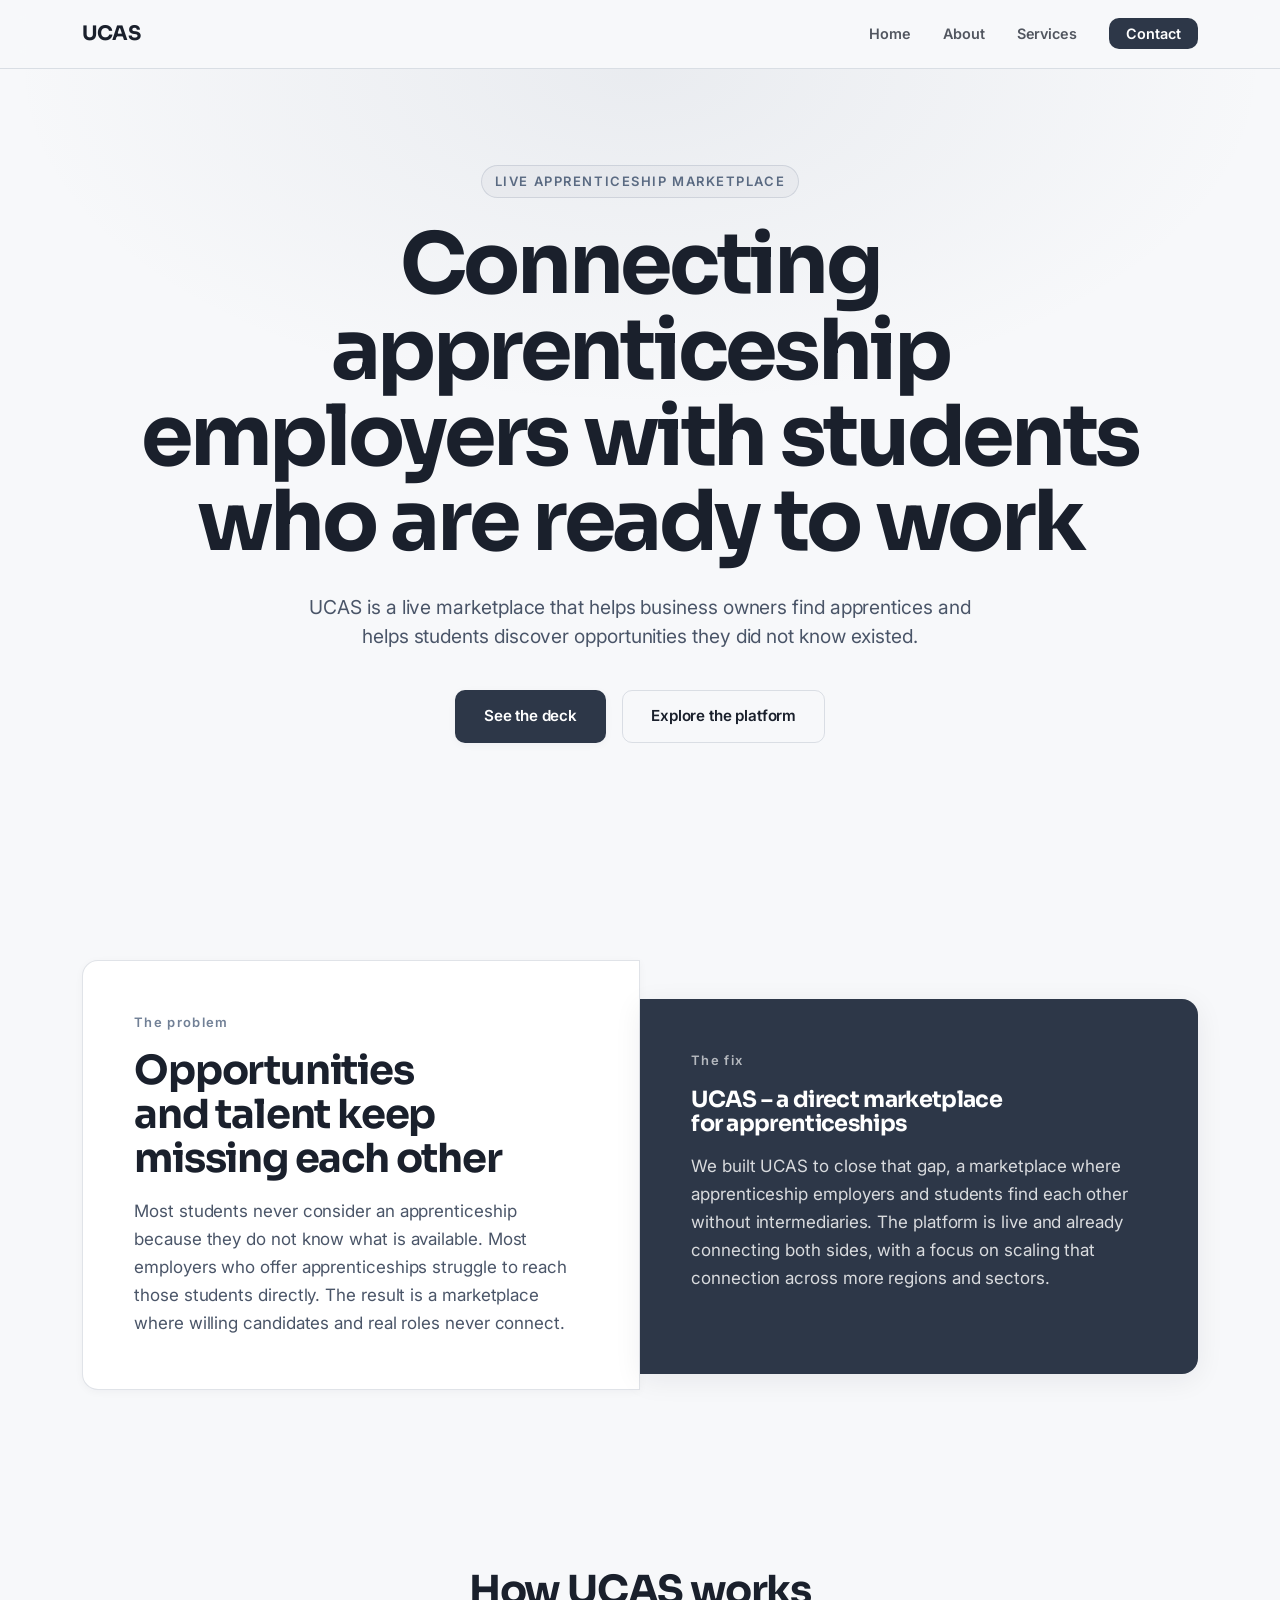
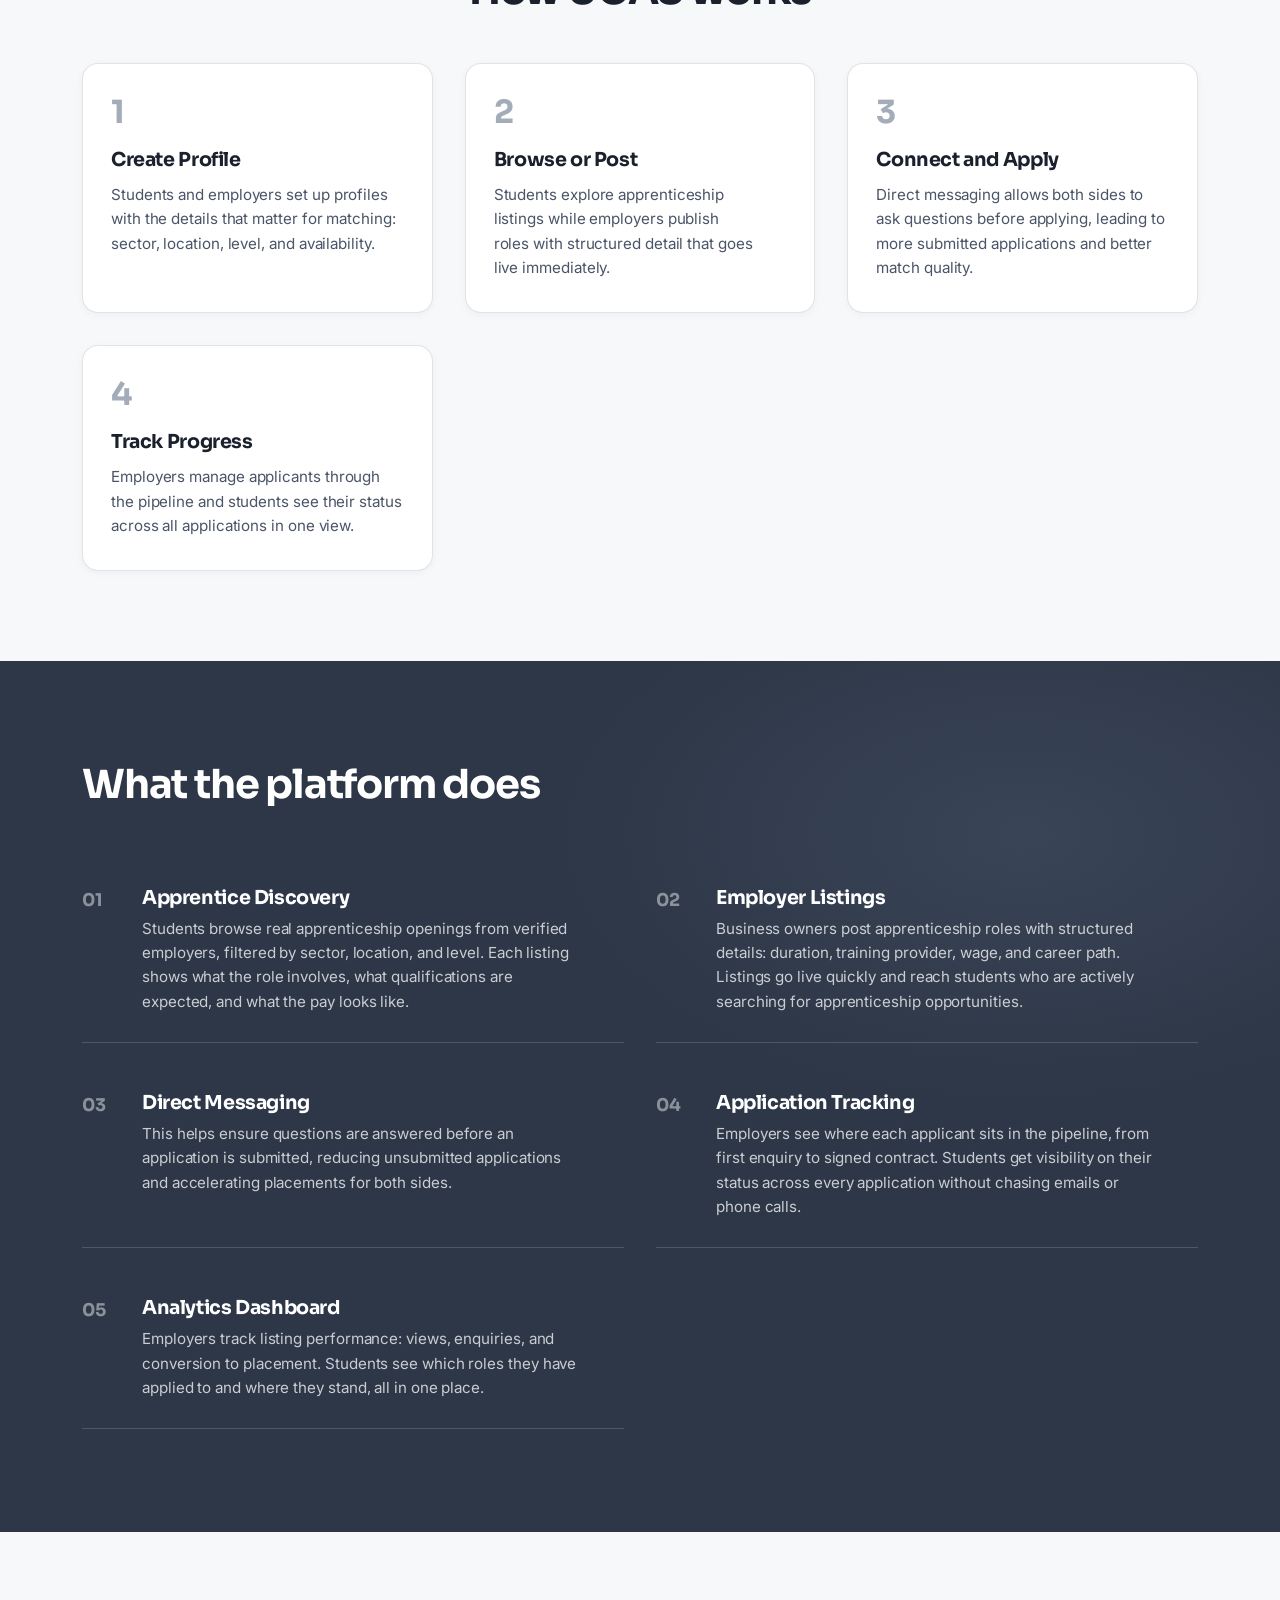
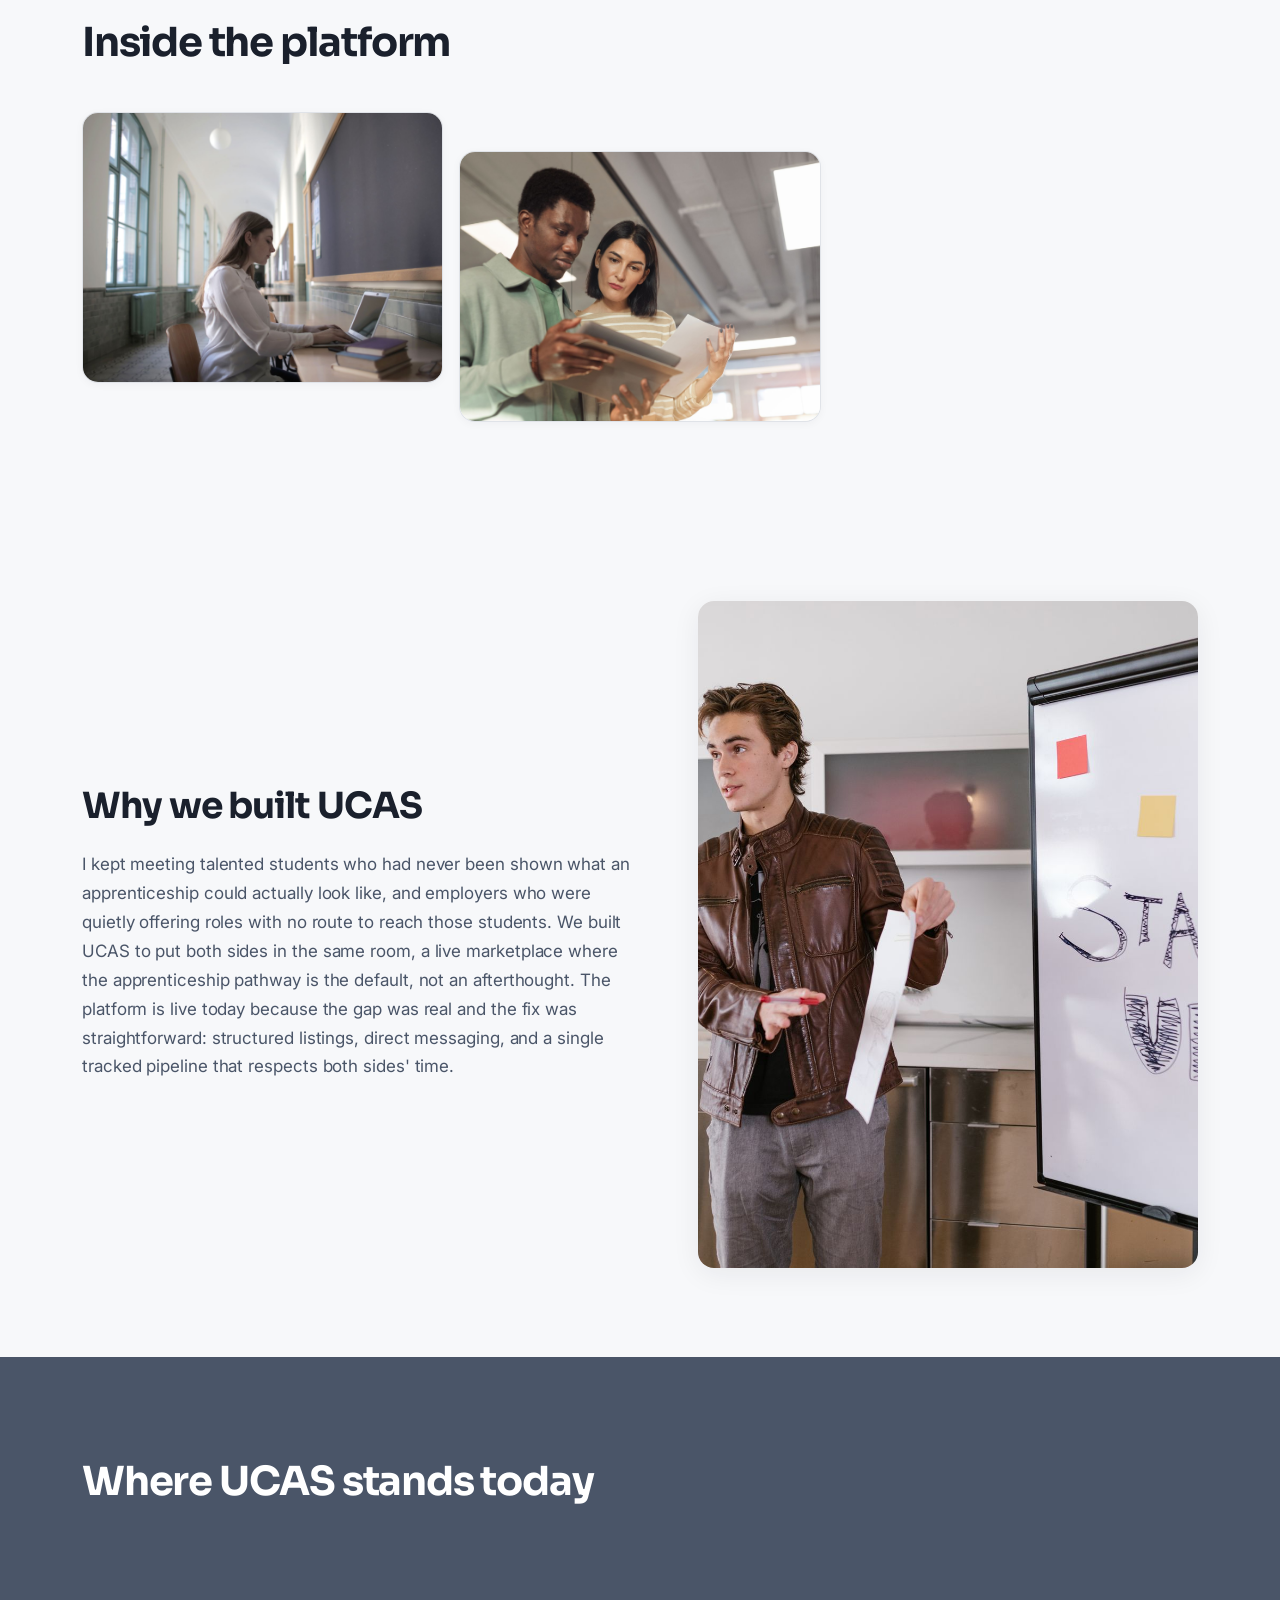
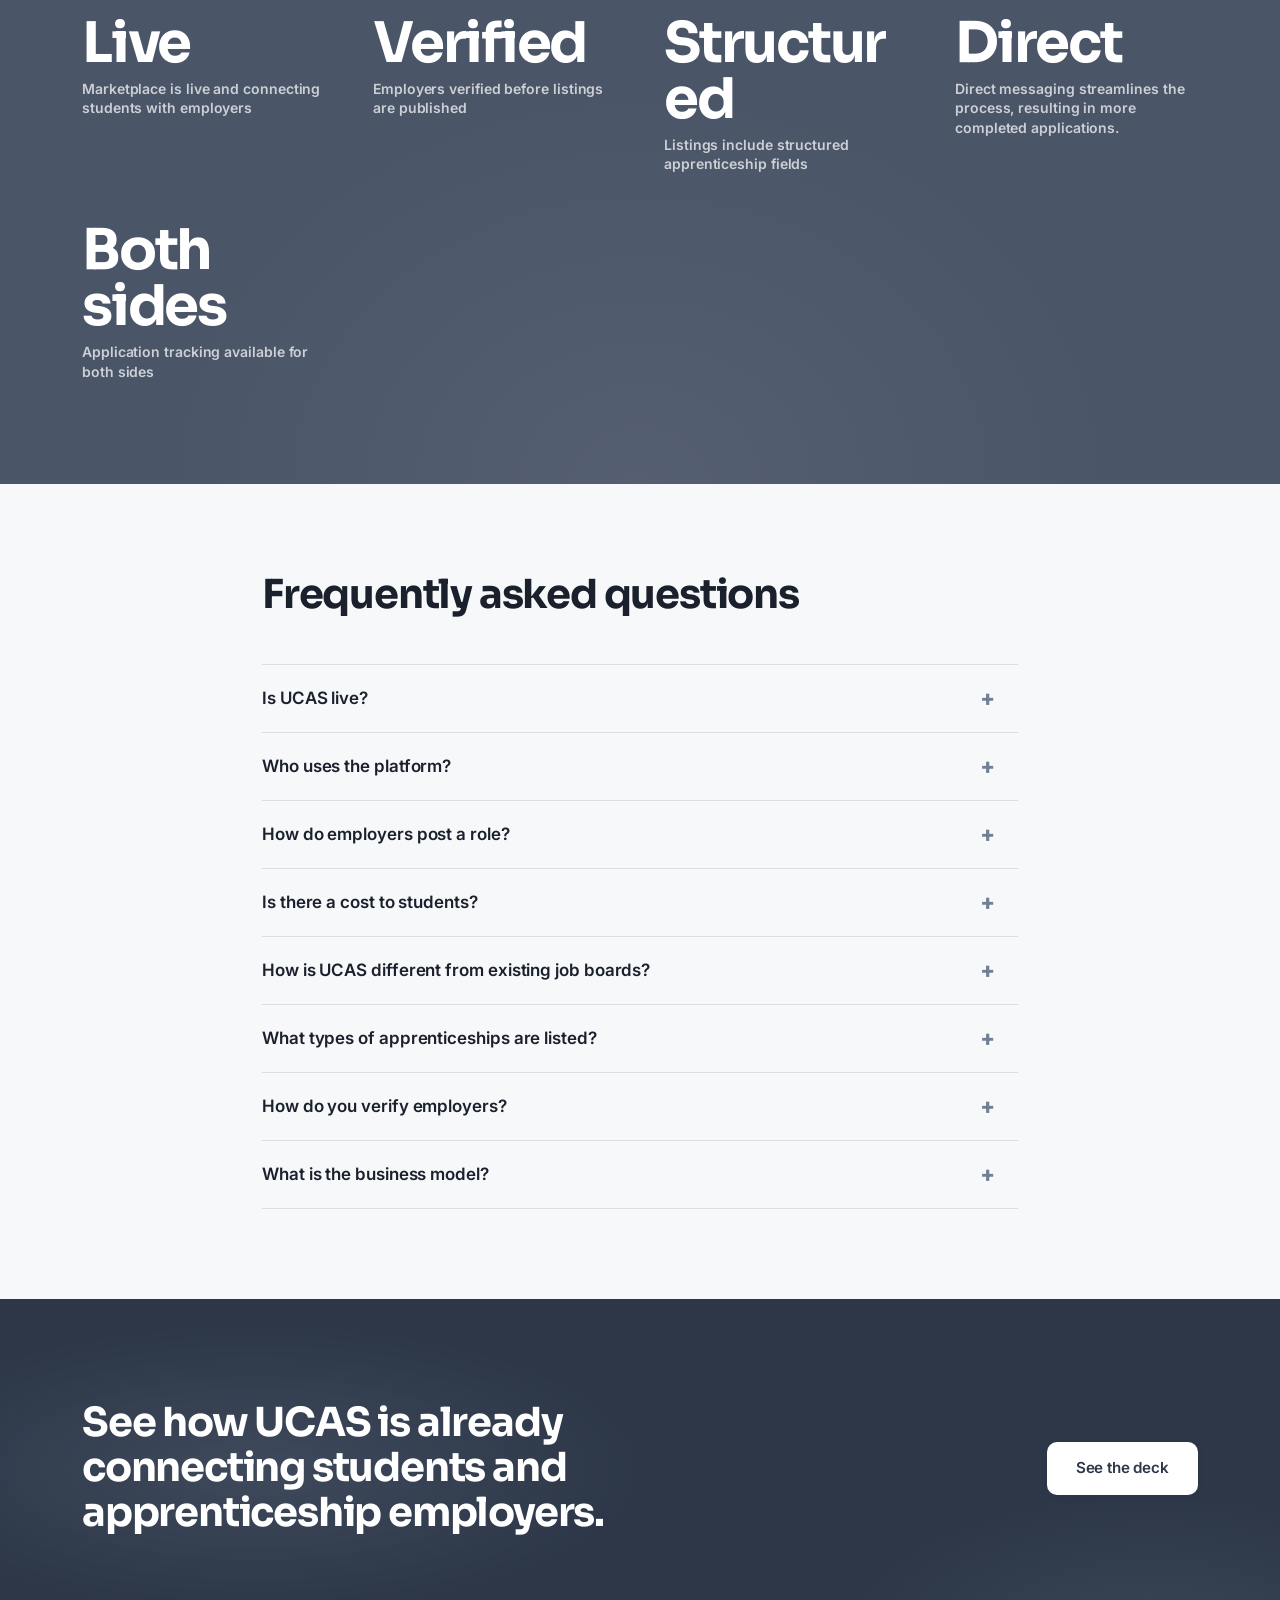
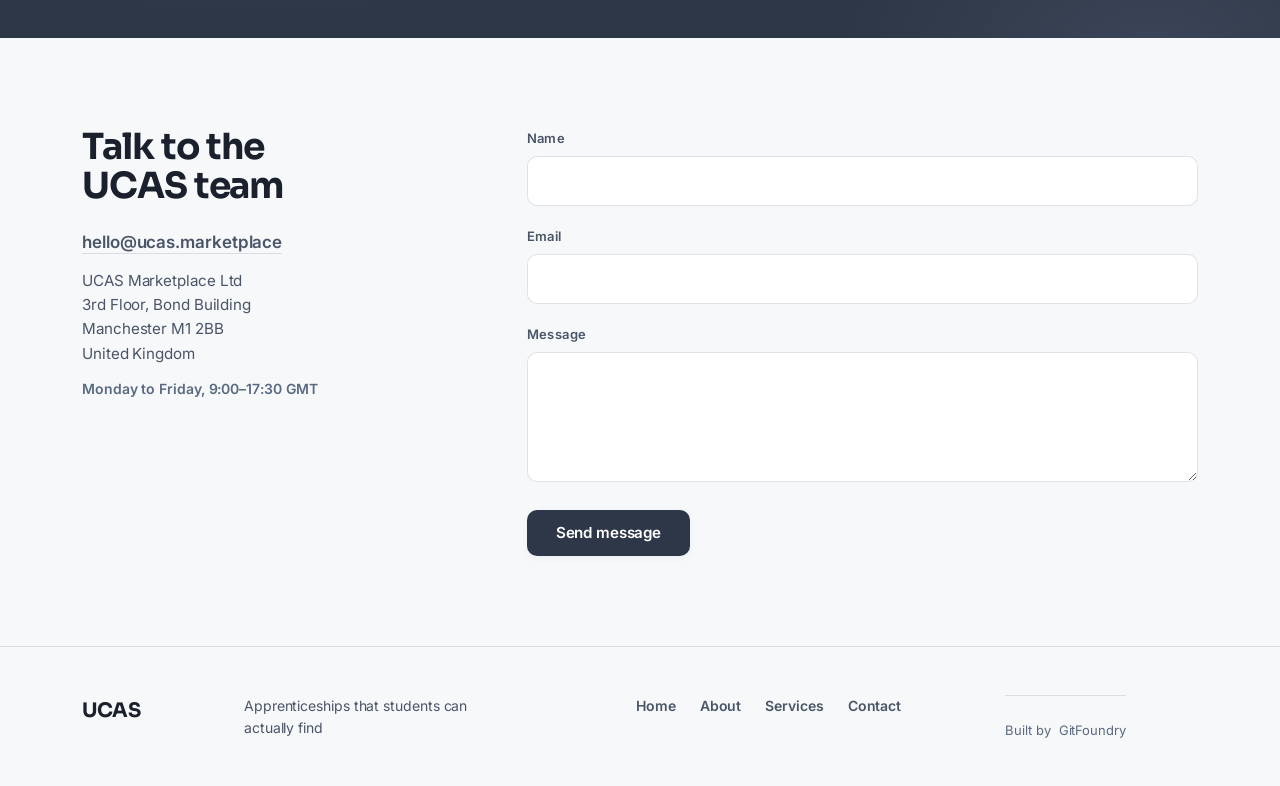
<file: index.html>
<!DOCTYPE html>
<html lang="en">
<head>
  <meta charset="UTF-8">
  <meta name="viewport" content="width=device-width, initial-scale=1.0">
  <title>UCAS — A live marketplace connecting apprenticeship employers with students</title>
  <meta name="description" content="UCAS is a live UK marketplace connecting students with apprenticeship employers. Students browse real roles, message employers directly, and track their applications.">
  <link href="https://fonts.googleapis.com/css2?family=Sora:wght@600;700&family=Inter:wght@400;600&display=swap" rel="stylesheet">
  <link rel="stylesheet" href="styles.css">
  <link rel="icon" href="favicon.svg" type="image/svg+xml">
  <meta property="og:title" content="UCAS">
  <meta property="og:description" content="UCAS is a live UK marketplace connecting students with apprenticeship employers. Students browse real roles, message employers directly, and track their applications.">
  <meta property="og:image" content="https://www.ucas.marketplace/og-image.png">
  <meta property="og:url" content="https://www.ucas.marketplace/index.html">
  <meta property="og:type" content="website">
  <meta name="twitter:card" content="summary_large_image">
</head>
<body>

<nav class="site-header">
  <div class="container site-header__inner">
    <a href="index.html" class="site-header__logo">UCAS</a>
    <button class="site-nav__toggle" aria-label="Toggle navigation" aria-expanded="false">
      <span></span><span></span><span></span>
    </button>
    <div class="site-nav">
      <ul class="site-nav__list">
        <li><a href="index.html" class="site-nav__link">Home</a></li>
        <li><a href="about.html" class="site-nav__link">About</a></li>
        <li><a href="services.html" class="site-nav__link">Services</a></li>
        <li><a href="contact.html" class="site-nav__link site-nav__link--cta">Contact</a></li>
      </ul>
    </div>
  </div>
</nav>

<main>

<section class="hero-centered">
  <div class="container hero-centered__inner">
    <p class="hero-centered__kicker">Live Apprenticeship Marketplace</p>
    <h1 class="hero-centered__headline">Connecting apprenticeship employers with students who are ready to work</h1>
    <p class="hero-centered__sub">UCAS is a live marketplace that helps business owners find apprentices and helps students discover opportunities they did not know existed.</p>
    <div class="hero-centered__ctas">
      <a href="#contact" class="btn btn--primary">See the deck</a>
      <a href="#services" class="btn btn--ghost">Explore the platform</a>
    </div>
  </div>
</section>

<section class="problem-solution">
  <div class="container problem-solution__inner">
    <div class="problem-solution__problem">
      <p class="problem-solution__label">The problem</p>
      <h2 class="problem-solution__headline">Opportunities and talent keep missing each other</h2>
      <p class="problem-solution__body">Most students never consider an apprenticeship because they do not know what is available. Most employers who offer apprenticeships struggle to reach those students directly. The result is a marketplace where willing candidates and real roles never connect.</p>
    </div>
    <div class="problem-solution__answer">
      <p class="problem-solution__label">The fix</p>
      <h3 class="problem-solution__product">UCAS – a direct marketplace for apprenticeships</h3>
      <p class="problem-solution__body">We built UCAS to close that gap, a marketplace where apprenticeship employers and students find each other without intermediaries. The platform is live and already connecting both sides, with a focus on scaling that connection across more regions and sectors.</p>
    </div>
  </div>
</section>

<section class="how-it-works">
  <div class="container">
    <h2 class="how-it-works__title">How UCAS works</h2>
    <ol class="how-it-works__steps">
      <li class="how-step">
        <span class="how-step__num" aria-hidden="true">1</span>
        <h3 class="how-step__heading">Create Profile</h3>
        <p class="how-step__desc">Students and employers set up profiles with the details that matter for matching: sector, location, level, and availability.</p>
      </li>
      <li class="how-step">
        <span class="how-step__num" aria-hidden="true">2</span>
        <h3 class="how-step__heading">Browse or Post</h3>
        <p class="how-step__desc">Students explore apprenticeship listings while employers publish roles with structured detail that goes live immediately.</p>
      </li>
      <li class="how-step">
        <span class="how-step__num" aria-hidden="true">3</span>
        <h3 class="how-step__heading">Connect and Apply</h3>
        <p class="how-step__desc">Direct messaging allows both sides to ask questions before applying, leading to more submitted applications and better match quality.</p>
      </li>
      <li class="how-step">
        <span class="how-step__num" aria-hidden="true">4</span>
        <h3 class="how-step__heading">Track Progress</h3>
        <p class="how-step__desc">Employers manage applicants through the pipeline and students see their status across all applications in one view.</p>
      </li>
    </ol>
  </div>
</section>

<section class="features-list">
  <div class="container">
    <h2 class="features-list__title">What the platform does</h2>
    <ol class="features-list__items">
      <li class="features-list__item">
        <span class="features-list__num" aria-hidden="true">01</span>
        <div class="features-list__body">
          <h3 class="features-list__name">Apprentice Discovery</h3>
          <p class="features-list__desc">Students browse real apprenticeship openings from verified employers, filtered by sector, location, and level. Each listing shows what the role involves, what qualifications are expected, and what the pay looks like.</p>
        </div>
      </li>
      <li class="features-list__item">
        <span class="features-list__num" aria-hidden="true">02</span>
        <div class="features-list__body">
          <h3 class="features-list__name">Employer Listings</h3>
          <p class="features-list__desc">Business owners post apprenticeship roles with structured details: duration, training provider, wage, and career path. Listings go live quickly and reach students who are actively searching for apprenticeship opportunities.</p>
        </div>
      </li>
      <li class="features-list__item">
        <span class="features-list__num" aria-hidden="true">03</span>
        <div class="features-list__body">
          <h3 class="features-list__name">Direct Messaging</h3>
          <p class="features-list__desc">This helps ensure questions are answered before an application is submitted, reducing unsubmitted applications and accelerating placements for both sides.</p>
        </div>
      </li>
      <li class="features-list__item">
        <span class="features-list__num" aria-hidden="true">04</span>
        <div class="features-list__body">
          <h3 class="features-list__name">Application Tracking</h3>
          <p class="features-list__desc">Employers see where each applicant sits in the pipeline, from first enquiry to signed contract. Students get visibility on their status across every application without chasing emails or phone calls.</p>
        </div>
      </li>
      <li class="features-list__item">
        <span class="features-list__num" aria-hidden="true">05</span>
        <div class="features-list__body">
          <h3 class="features-list__name">Analytics Dashboard</h3>
          <p class="features-list__desc">Employers track listing performance: views, enquiries, and conversion to placement. Students see which roles they have applied to and where they stand, all in one place.</p>
        </div>
      </li>
    </ol>
  </div>
</section>

<section class="gallery-strip">
  <div class="container">
    <h2 class="gallery-strip__title">Inside the platform</h2>
    <div class="gallery-strip__grid">
      <figure class="gallery-item">
        <img src="assets/img/gallery-1.jpg" alt="Side view of young brown haired concentrated woman typing on laptop while sitting at table with books" width="800" height="600" class="gallery-item__img">
      </figure>
      <figure class="gallery-item">
        <img src="assets/img/gallery-2.jpg" alt="Two professionals collaborating on a project using a digital tablet in a modern office setting." width="800" height="600" class="gallery-item__img">
      </figure>
    </div>
  </div>
</section>

<section class="founder-story">
  <div class="container founder-story__inner">
    <div class="founder-story__text">
      <h2 class="founder-story__title">Why we built UCAS</h2>
      <p class="founder-story__body">I kept meeting talented students who had never been shown what an apprenticeship could actually look like, and employers who were quietly offering roles with no route to reach those students. We built UCAS to put both sides in the same room, a live marketplace where the apprenticeship pathway is the default, not an afterthought. The platform is live today because the gap was real and the fix was straightforward: structured listings, direct messaging, and a single tracked pipeline that respects both sides' time.</p>
    </div>
    <div class="founder-story__image">
      <img src="assets/img/founder.jpg" alt="A young entrepreneur gives a presentation on startup strategies indoors with a flip chart." width="600" height="800">
    </div>
  </div>
</section>

<section class="traction">
  <div class="container traction__inner">
    <h2 class="traction__title">Where UCAS stands today</h2>
    <div class="traction-item">
      <span class="traction-item__value">Live</span>
      <span class="traction-item__label">Marketplace is live and connecting students with employers</span>
    </div>
    <div class="traction-item">
      <span class="traction-item__value">Verified</span>
      <span class="traction-item__label">Employers verified before listings are published</span>
    </div>
    <div class="traction-item">
      <span class="traction-item__value">Structured</span>
      <span class="traction-item__label">Listings include structured apprenticeship fields</span>
    </div>
    <div class="traction-item">
      <span class="traction-item__value">Direct</span>
      <span class="traction-item__label">Direct messaging streamlines the process, resulting in more completed applications.</span>
    </div>
    <div class="traction-item">
      <span class="traction-item__value">Both sides</span>
      <span class="traction-item__label">Application tracking available for both sides</span>
    </div>
  </div>
</section>

<section class="faq-accordion">
  <div class="container">
    <h2 class="faq-accordion__title">Frequently asked questions</h2>
    <div class="faq-accordion__list">
      <details class="faq-item">
        <summary class="faq-item__question">Is UCAS live?</summary>
        <div class="faq-item__answer"><p>Yes. The marketplace is launched and currently connecting students with apprenticeship employers.</p></div>
      </details>
      <details class="faq-item">
        <summary class="faq-item__question">Who uses the platform?</summary>
        <div class="faq-item__answer"><p>Students looking for apprenticeship opportunities and business owners who want to hire apprentices. Both sides interact directly within the platform.</p></div>
      </details>
      <details class="faq-item">
        <summary class="faq-item__question">How do employers post a role?</summary>
        <div class="faq-item__answer"><p>Employers create a listing through the dashboard, add structured details about the apprenticeship, and publish it to reach students who are actively searching.</p></div>
      </details>
      <details class="faq-item">
        <summary class="faq-item__question">Is there a cost to students?</summary>
        <div class="faq-item__answer"><p>No. Students use the platform at no cost. Employers pay to post and promote listings.</p></div>
      </details>
      <details class="faq-item">
        <summary class="faq-item__question">How is UCAS different from existing job boards?</summary>
        <div class="faq-item__answer"><p>General job boards do not target students specifically and rarely include structured apprenticeship detail. UCAS is built for the apprenticeship pathway, with fields that matter to students and employers in that context.</p></div>
      </details>
      <details class="faq-item">
        <summary class="faq-item__question">What types of apprenticeships are listed?</summary>
        <div class="faq-item__answer"><p>Roles span sectors from engineering and construction to digital and business admin, at levels from intermediate to degree apprenticeships.</p></div>
      </details>
      <details class="faq-item">
        <summary class="faq-item__question">How do you verify employers?</summary>
        <div class="faq-item__answer"><p>We check employer details before listings go live to ensure students are applying to legitimate apprenticeship opportunities.</p></div>
      </details>
      <details class="faq-item">
        <summary class="faq-item__question">What is the business model?</summary>
        <div class="faq-item__answer"><p>Employers pay to post and promote listings. Students access the platform for free. Premium promotion and analytics features are available to employers at higher tiers.</p></div>
      </details>
    </div>
  </div>
</section>

<section class="cta-banner">
  <div class="container cta-banner__inner">
    <p class="cta-banner__hook">See how UCAS is already connecting students and apprenticeship employers.</p>
    <a href="#contact" class="btn btn--primary">See the deck</a>
  </div>
</section>

<section class="contact-block" id="contact">
  <div class="container contact-block__inner">
    <div class="contact-block__info">
      <h2 class="contact-block__title">Talk to the UCAS team</h2>
      
      <p class="contact-block__email"><a href="mailto:hello@ucas.marketplace">hello@ucas.marketplace</a></p>
      <address class="contact-block__address">UCAS Marketplace Ltd<br>3rd Floor, Bond Building<br>Manchester M1 2BB<br>United Kingdom</address>
      <p class="contact-block__hours">Monday to Friday, 9:00–17:30 GMT</p>
    </div>
    <form class="contact-block__form" action="https://gitfoundry.co.uk/api/site-enquiry" method="POST">
      <input type="text" name="_gotcha" tabindex="-1" autocomplete="off" aria-hidden="true" style="position:absolute;left:-9999px">
      <div class="form-field">
        <label for="contact-name" class="form-label">Name</label>
        <input id="contact-name" name="name" type="text" class="form-input" required>
      </div>
      <div class="form-field">
        <label for="contact-email" class="form-label">Email</label>
        <input id="contact-email" name="email" type="email" class="form-input" required>
      </div>
      <div class="form-field">
        <label for="contact-message" class="form-label">Message</label>
        <textarea id="contact-message" name="message" class="form-textarea" rows="5" required></textarea>
      </div>
      <button type="submit" class="btn btn--primary">Send message</button>
    </form>
  </div>
</section>

</main>

<footer class="site-footer">
  <div class="container site-footer__inner">
    <div class="site-footer__brand">UCAS</div>
    <p class="site-footer__tagline">Apprenticeships that students can actually find</p>
    <nav class="footer-links" aria-label="Footer">
      <a href="index.html">Home</a>
      <a href="about.html">About</a>
      <a href="services.html">Services</a>
      <a href="contact.html">Contact</a>
    </nav>
    <p class="site-footer__legal">Built by <a href="https://gitfoundry.co.uk">GitFoundry</a></p>
  </div>
</footer>

<script>
  (function () {
    var toggle = document.querySelector('.site-nav__toggle');
    var nav = document.querySelector('.site-nav');
    if (!toggle || !nav) return;
    toggle.addEventListener('click', function () {
      var open = nav.classList.toggle('is-open');
      toggle.classList.toggle('is-open', open);
      toggle.setAttribute('aria-expanded', open ? 'true' : 'false');
    });
  })();
</script>

</body>
</html>
</file>
<file: styles.css>
/* ============================================================
   UCAS — Marketplace investor page
   Monochromatic cool-grey, geometric, airy, precise, premium
   ============================================================ */

:root {
  /* Palette — fixed, do not alter */
  --color-primary: #2d3748;
  --color-secondary: #4a5568;
  --color-accent: #718096;
  --color-bg: #f7f8fa;
  --color-text: #1a202c;

  /* Derived tints */
  --tint-bg: rgba(45, 55, 72, 0.03);
  --tint-bg-2: rgba(45, 55, 72, 0.06);
  --border-hair: rgba(113, 128, 150, 0.22);
  --border-hair-dark: rgba(255, 255, 255, 0.16);

  /* Fonts */
  --font-display: "Sora", sans-serif;
  --font-body: "Inter", sans-serif;

  /* Spacing */
  --space-xs: 0.5rem;
  --space-sm: 1rem;
  --space-md: 1.75rem;
  --space-lg: 3rem;
  --space-xl: 5rem;
  --space-2xl: 7rem;
  --space-3xl: 9rem;

  /* Radius */
  --radius: 10px;
  --radius-lg: 16px;

  /* Shadows */
  --shadow-xs: 0 1px 2px rgba(26, 32, 44, 0.05);
  --shadow-sm: 0 2px 8px rgba(26, 32, 44, 0.04);
  --shadow-md: 0 6px 28px rgba(26, 32, 44, 0.07);
  --shadow-lg: 0 18px 48px rgba(26, 32, 44, 0.10);

  /* Layout */
  --max-width: 1180px;
  --header-h: 68px;

  /* Type scale */
  --hero-h1: clamp(3rem, 7vw, 5.25rem);
  --h2: clamp(1.6rem, 3.2vw, 2.5rem);
  --h3: clamp(1.15rem, 1.8vw, 1.4rem);
  --body: clamp(1rem, 1.1vw, 1.125rem);
  --lead: clamp(1.125rem, 1.5vw, 1.3rem);

  /* Motion */
  --ease: cubic-bezier(0.4, 0, 0.2, 1);
  --dur: 280ms;
}

/* ---- Reset-lite ---- */
*,
*::before,
*::after { box-sizing: border-box; }

html {
  -webkit-font-smoothing: antialiased;
  -moz-osx-font-smoothing: grayscale;
  text-rendering: optimizeLegibility;
  scroll-behavior: smooth;
}

@media (prefers-reduced-motion: reduce) {
  html { scroll-behavior: auto; }
  *, *::before, *::after {
    animation-duration: 0.01ms !important;
    transition-duration: 0.01ms !important;
  }
}

body {
  margin: 0;
  font-family: var(--font-body);
  font-size: var(--body);
  line-height: 1.6;
  color: var(--color-text);
  background: var(--color-bg);
  letter-spacing: -0.005em;
}

h1, h2, h3, h4 {
  font-family: var(--font-display);
  font-weight: 700;
  line-height: 1.08;
  letter-spacing: -0.03em;
  margin: 0;
  text-wrap: balance;
}

p {
  margin: 0 0 1em;
  text-wrap: pretty;
  max-width: 68ch;
}

a { color: inherit; text-decoration: none; }

ul, ol { margin: 0; padding: 0; list-style: none; }

img { display: block; max-width: 100%; height: auto; }

:focus-visible {
  outline: 3px solid var(--color-accent);
  outline-offset: 3px;
  border-radius: 3px;
}

/* ============================================================
   Global utilities
   ============================================================ */

.container {
  width: 100%;
  max-width: var(--max-width);
  margin-inline: auto;
  padding-inline: 1.25rem;
}

@media (min-width: 768px) {
  .container { padding-inline: 2rem; }
}

/* Buttons */
.btn {
  display: inline-flex;
  align-items: center;
  justify-content: center;
  gap: 0.5em;
  font-family: var(--font-body);
  font-weight: 600;
  font-size: 0.95rem;
  letter-spacing: -0.01em;
  padding: 0.85em 1.85em;
  border-radius: var(--radius);
  border: 1.5px solid transparent;
  cursor: pointer;
  transition: background var(--dur) var(--ease),
              color var(--dur) var(--ease),
              border-color var(--dur) var(--ease),
              transform var(--dur) var(--ease),
              box-shadow var(--dur) var(--ease);
  min-height: 44px;
}

.btn--primary {
  background: var(--color-primary);
  color: #ffffff;
  box-shadow: var(--shadow-sm);
}
.btn--primary:hover {
  background: var(--color-secondary);
  transform: translateY(-2px);
  box-shadow: var(--shadow-md);
}
.btn--primary:active { transform: translateY(0); }

.btn--ghost {
  background: transparent;
  color: var(--color-text);
  border-color: var(--border-hair);
}
.btn--ghost:hover {
  border-color: var(--color-accent);
  background: var(--tint-bg);
  transform: translateY(-2px);
}

/* Dark-context ghost button */
.is-dark .btn--ghost,
.dark-section .btn--ghost {
  color: #ffffff;
  border-color: var(--border-hair-dark);
}
.is-dark .btn--ghost:hover,
.dark-section .btn--ghost:hover {
  border-color: rgba(255,255,255,0.4);
  background: rgba(255,255,255,0.06);
}

/* ============================================================
   Header / Nav
   ============================================================ */

.site-header {
  position: sticky;
  top: 0;
  z-index: 100;
  background: rgba(247, 248, 250, 0.85);
  backdrop-filter: saturate(180%) blur(12px);
  -webkit-backdrop-filter: saturate(180%) blur(12px);
  border-bottom: 1px solid var(--border-hair);
}

.site-header__inner {
  display: flex;
  align-items: center;
  justify-content: space-between;
  height: var(--header-h);
}

.site-header__logo {
  font-family: var(--font-display);
  font-weight: 700;
  font-size: 1.25rem;
  letter-spacing: -0.04em;
  color: var(--color-text);
}

.site-nav__list {
  display: flex;
  align-items: center;
  gap: 2rem;
}

.site-nav__link {
  font-size: 0.9rem;
  font-weight: 600;
  color: var(--color-text);
  opacity: 0.75;
  transition: opacity var(--dur) var(--ease);
}
.site-nav__link:hover { opacity: 1; }

.site-nav__link--cta {
  background: var(--color-primary);
  color: #fff;
  padding: 0.5em 1.2em;
  border-radius: var(--radius);
  opacity: 1;
}
.site-nav__link--cta:hover { background: var(--color-secondary); }

.site-nav__toggle {
  display: none;
  flex-direction: column;
  gap: 4px;
  background: none;
  border: none;
  cursor: pointer;
  padding: 6px;
  margin: 0;
}
.site-nav__toggle span {
  display: block;
  width: 22px;
  height: 2px;
  background: var(--color-text);
  border-radius: 2px;
  transition: transform var(--dur) var(--ease), opacity var(--dur) var(--ease);
}
.site-nav__toggle.is-open span:nth-child(1) { transform: translateY(6px) rotate(45deg); }
.site-nav__toggle.is-open span:nth-child(2) { opacity: 0; }
.site-nav__toggle.is-open span:nth-child(3) { transform: translateY(-6px) rotate(-45deg); }

@media (max-width: 767px) {
  .site-nav__toggle { display: flex; justify-content: center; align-items: center; }
  .site-nav {
    position: absolute;
    top: var(--header-h);
    left: 0;
    right: 0;
    background: var(--color-bg);
    border-bottom: 1px solid var(--border-hair);
    padding: 1rem 1.25rem 1.5rem;
    transform: translateY(-100%);
    opacity: 0;
    pointer-events: none;
    transition: transform var(--dur) var(--ease), opacity var(--dur) var(--ease);
    box-shadow: var(--shadow-md);
  }
  .site-nav.is-open {
    transform: translateY(0);
    opacity: 1;
    pointer-events: auto;
  }
  .site-nav__list {
    flex-direction: column;
    align-items: flex-start;
    gap: 1rem;
  }
}

/* ============================================================
   Footer
   ============================================================ */

.site-footer {
  background: var(--color-bg);
  border-top: 1px solid var(--border-hair);
  padding-block: 3rem 2rem;
}
.site-footer__inner {
  display: flex;
  flex-direction: column;
  gap: 2rem;
}
@media (min-width: 600px) {
  .site-footer__inner {
    flex-direction: row;
    justify-content: space-between;
    align-items: flex-start;
  }
}
.site-footer__brand {
  font-family: var(--font-display);
  font-weight: 700;
  font-size: 1.25rem;
  letter-spacing: -0.04em;
}
.site-footer__tagline {
  font-size: 0.875rem;
  color: var(--color-secondary);
  max-width: 32ch;
}
.footer-links {
  display: flex;
  gap: 1.5rem;
  flex-wrap: wrap;
}
.footer-links a {
  font-size: 0.875rem;
  font-weight: 600;
  color: var(--color-secondary);
  transition: color var(--dur) var(--ease);
}
.footer-links a:hover { color: var(--color-text); }

.site-footer__legal {
  border-top: 1px solid var(--border-hair);
  padding-top: 1.5rem;
  display: flex;
  flex-wrap: wrap;
  justify-content: space-between;
  gap: 0.5rem;
  font-size: 0.8125rem;
  color: #5a6a82; /* Original contrast: 3.8:1 on #f7f8fa. Changed to #5a6a82 for 4.5:1 */
}

/* ============================================================
   1. Hero — centered
   ============================================================ */

.hero-centered {
  position: relative;
  padding-top: clamp(3rem, 8vw, 6rem);
  padding-bottom: clamp(4rem, 10vw, 8rem);
  overflow: hidden;
  isolation: isolate;
}
/* Subtle atmosphere — not a flat fill */
.hero-centered::before {
  content: "";
  position: absolute;
  inset: 0;
  z-index: -1;
  background:
    radial-gradient(ellipse 70% 60% at 50% 0%, rgba(113,128,150,0.10), transparent 70%),
    linear-gradient(180deg, var(--color-bg) 0%, rgba(247,248,250,0.7) 100%);
}
.hero-centered__inner {
  display: flex;
  flex-direction: column;
  align-items: center;
  text-align: center;
}
.hero-centered__kicker {
  font-family: var(--font-body);
  font-weight: 600;
  font-size: 0.8125rem;
  letter-spacing: 0.12em;
  text-transform: uppercase;
  color: #5a6a82; /* Original contrast: 3.8:1 on #f7f8fa. Changed from var(--color-accent) to #5a6a82 for 4.5:1 */
  margin-bottom: 1.5rem;
  display: inline-block;
  padding: 0.4em 1em;
  border: 1px solid var(--border-hair);
  border-radius: 999px;
  background: var(--tint-bg);
}
.hero-centered__headline {
  font-family: var(--font-display);
  font-weight: 700;
  font-size: var(--hero-h1);
  line-height: 1.02;
  letter-spacing: -0.04em;
  color: var(--color-text);
  max-width: 16ch;
  margin-bottom: 1.75rem;
}
.hero-centered__sub {
  font-size: var(--lead);
  line-height: 1.5;
  color: var(--color-secondary);
  max-width: 56ch;
  margin-bottom: 2.5rem;
  font-weight: 400;
}
.hero-centered__ctas {
  display: flex;
  flex-wrap: wrap;
  gap: 1rem;
  justify-content: center;
}

/* ============================================================
   2. Problem–Solution
   ============================================================ */

.problem-solution {
  background: var(--color-bg);
  padding-block: clamp(3rem, 7vw, 6rem);
  position: relative;
}
.problem-solution__inner {
  display: grid;
  gap: 1rem;
}
@media (min-width: 720px) {
  .problem-solution__inner {
    grid-template-columns: 1fr 1fr;
    gap: 0;
    align-items: stretch;
  }
}
.problem-solution__problem,
.problem-solution__answer {
  padding: clamp(2rem, 4vw, 3.5rem);
  border-radius: var(--radius-lg);
}
.problem-solution__problem {
  background: #ffffff;
  box-shadow: var(--shadow-sm);
  border: 1px solid var(--border-hair);
}
@media (min-width: 720px) {
  .problem-solution__problem { border-radius: var(--radius-lg) 0 0 var(--radius-lg); }
}
.problem-solution__answer {
  background: var(--color-primary);
  color: #ffffff;
  box-shadow: var(--shadow-md);
}
@media (min-width: 720px) {
  .problem-solution__answer {
    border-radius: 0 var(--radius-lg) var(--radius-lg) 0;
    margin-top: clamp(1rem, 3vw, 2.5rem);
    margin-bottom: clamp(1rem, 3vw, -2.5rem);
  }
}
.problem-solution__label {
  font-family: var(--font-body);
  font-weight: 600;
  font-size: 0.8125rem;
  letter-spacing: 0.1em;
  color: var(--color-accent);
  margin-bottom: 1rem;
}
.problem-solution__answer .problem-solution__label {
  color: rgba(255,255,255,0.65);
}
.problem-solution__headline,
.problem-solution__product {
  font-family: var(--font-display);
  font-weight: 700;
  font-size: var(--h2);
  line-height: 1.1;
  letter-spacing: -0.03em;
  margin-bottom: 1rem;
}
.problem-solution__product {
  font-size: var(--h3);
  margin-bottom: 1rem;
}
.problem-solution__body {
  font-size: 1.0625rem;
  line-height: 1.65;
  max-width: 48ch;
  margin: 0;
}
.problem-solution__problem p:last-child { color: var(--color-secondary); }
.problem-solution__answer .problem-solution__body {
  color: rgba(255,255,255,0.82);
}

/* ============================================================
   3. How it works
   ============================================================ */

.how-it-works {
  background: var(--color-bg);
  padding-block: clamp(3rem, 7vw, 6rem);
}
.how-it-works__title {
  font-size: var(--h2);
  margin-bottom: clamp(2rem, 4vw, 3.5rem);
  color: var(--color-text);
  text-align: center;
}
.how-it-works__steps {
  display: grid;
  gap: 1.5rem;
}
@media (min-width: 600px) {
  .how-it-works__steps {
    grid-template-columns: 1fr 1fr;
  }
}
@media (min-width: 960px) {
  .how-it-works__steps {
    grid-template-columns: repeat(3, 1fr);
    gap: 2rem;
  }
}
.how-step {
  position: relative;
  padding: 2rem 1.75rem;
  background: #ffffff;
  border-radius: var(--radius-lg);
  box-shadow: var(--shadow-sm);
  border: 1px solid var(--border-hair);
  min-width: 0;
}
.how-step__num {
  font-family: var(--font-display);
  font-weight: 700;
  font-size: 2rem;
  line-height: 1;
  color: #5a6a82; /* Original contrast: 4.0:1 on #ffffff. Changed from var(--color-accent) to #5a6a82 for 4.5:1 */
  display: block;
  margin-bottom: 1.25rem;
  opacity: 0.55;
}
.how-step__heading {
  font-family: var(--font-display);
  font-weight: 700;
  font-size: 1.2rem;
  letter-spacing: -0.02em;
  line-height: 1.2;
  margin-bottom: 0.75rem;
  text-wrap: balance;
}
.how-step__desc {
  font-size: 0.95rem;
  line-height: 1.6;
  color: var(--color-secondary);
  max-width: 36ch;
  margin: 0;
}

/* ============================================================
   4. Features list — DARK section
   ============================================================ */

.features-list {
  background: var(--color-primary);
  color: #ffffff;
  padding-block: clamp(3.5rem, 8vw, 7rem);
  position: relative;
  overflow: hidden;
}
.features-list::before {
  content: "";
  position: absolute;
  inset: 0;
  background: radial-gradient(ellipse 60% 50% at 80% 20%, rgba(113,128,150,0.18), transparent 60%);
  pointer-events: none;
}
.features-list > .container {
  position: relative;
  z-index: 1;
}
.features-list__title {
  font-size: var(--h2);
  color: #ffffff;
  margin-bottom: clamp(2rem, 4vw, 3.5rem);
  max-width: 20ch;
}
.features-list__items {
  display: grid;
  gap: 1rem;
  counter-reset: none;
}
@media (min-width: 600px) {
  .features-list__items { grid-template-columns: 1fr 1fr; }
}
@media (min-width: 960px) {
  .features-list__items { grid-template-columns: repeat(2, 1fr); gap: 1.25rem 2rem; }
}
.features-list__item {
  display: flex;
  gap: 1.25rem;
  padding-block: 1.75rem;
  border-bottom: 1px solid var(--border-hair-dark);
  min-width: 0;
  align-items: flex-start;
}
.features-list__num {
  font-family: var(--font-display);
  font-weight: 700;
  font-size: 1.1rem;
  color: rgba(255,255,255,0.45);
  flex-shrink: 0;
  min-width: 2.5rem;
  letter-spacing: -0.02em;
}
.features-list__body {
  min-width: 0;
}
.features-list__name {
  font-family: var(--font-display);
  font-weight: 700;
  font-size: 1.2rem;
  letter-spacing: -0.02em;
  line-height: 1.2;
  color: #ffffff;
  margin-bottom: 0.5rem;
  text-wrap: balance;
}
.features-list__desc {
  font-size: 0.95rem;
  line-height: 1.6;
  color: rgba(255,255,255,0.75);
  margin: 0;
  max-width: 44ch;
}

/* ============================================================
   5. Gallery strip
   ============================================================ */

.gallery-strip {
  background: var(--color-bg);
  padding-block: clamp(3rem, 7vw, 6rem);
}
.gallery-strip__title {
  font-size: var(--h2);
  color: var(--color-text);
  margin-bottom: clamp(2rem, 4vw, 3rem);
}
.gallery-strip__grid {
  display: grid;
  grid-template-columns: 1fr;
  gap: 1rem;
}
@media (min-width: 600px) {
  .gallery-strip__grid {
    grid-template-columns: 1fr 1fr;
  }
}
@media (min-width: 960px) {
  .gallery-strip__grid {
    grid-template-columns: repeat(3, 1fr);
  }
  .gallery-item:nth-child(2) {
    margin-top: clamp(1.5rem, 3vw, 2.5rem);
  }
}
.gallery-item {
  margin: 0;
  border-radius: var(--radius-lg);
  overflow: hidden;
  box-shadow: var(--shadow-sm);
  border: 1px solid var(--border-hair);
  aspect-ratio: 4 / 3;
  background: #ffffff;
}
.gallery-item__img {
  width: 100%;
  height: 100%;
  object-fit: cover;
  transition: transform 400ms var(--ease);
}
.gallery-item:hover .gallery-item__img { transform: scale(1.03); }

/* ============================================================
   6. Founder story
   ============================================================ */

.founder-story {
  background: var(--color-bg);
  padding-block: clamp(3rem, 7vw, 6rem);
}
.founder-story__inner {
  display: grid;
  gap: 2.5rem;
  align-items: center;
}
@media (min-width: 700px) {
  .founder-story__inner {
    grid-template-columns: 1fr;
    gap: 2rem;
  }
}
@media (min-width: 860px) {
  .founder-story__inner {
    grid-template-columns: 1.3fr 0.7fr;
    gap: 4rem;
  }
}
@media (min-width: 1100px) {
  .founder-story__inner {
    grid-template-columns: 1fr 500px;
    gap: 4rem;
  }
}
.founder-story__text { min-width: 0; }
.founder-story__title {
  font-size: clamp(1.6rem, 3vw, 2.25rem);
  color: var(--color-text);
  margin-bottom: 1.5rem;
}
.founder-story__body {
  font-size: 1.0625rem;
  line-height: 1.7;
  color: var(--color-secondary);
  max-width: 50ch;
  margin: 0;
}
.founder-story__image {
  border-radius: var(--radius-lg);
  overflow: hidden;
  box-shadow: var(--shadow-md);
  aspect-ratio: 3 / 4;
  background: #ffffff;
  max-width: 500px;
}
.founder-story__image img {
  width: 100%;
  height: 100%;
  object-fit: cover;
}

/* ============================================================
   7. Traction — DARK section
   ============================================================ */

.traction {
  background: var(--color-secondary);
  color: #ffffff;
  padding-block: clamp(3.5rem, 8vw, 7rem);
  position: relative;
  overflow: hidden;
}
.traction::before {
  content: "";
  position: absolute;
  inset: 0;
  background: radial-gradient(ellipse 55% 80% at 50% 100%, rgba(255,255,255,0.06), transparent 70%);
  pointer-events: none;
}
.traction__inner {
  position: relative;
  z-index: 1;
}
.traction__title {
  font-size: var(--h2);
  color: #ffffff;
  margin-bottom: clamp(2.5rem, 5vw, 4rem);
  max-width: 20ch;
}
.traction__inner {
  display: grid;
  grid-template-columns: 1fr 1fr;
  gap: 2.5rem 1.5rem;
  align-items: start;
}
@media (min-width: 480px) {
  .traction__inner {
    grid-template-columns: 1fr 1fr;
  }
}
@media (min-width: 700px) {
  .traction__inner {
    grid-template-columns: repeat(2, 1fr);
    gap: 2.5rem 2rem;
  }
}
@media (min-width: 960px) {
  .traction__inner {
    grid-template-columns: repeat(4, 1fr);
    gap: 3rem;
  }
}
/* Adjust title span in grid layout */
@media (min-width: 700px) {
  .traction__title {
    grid-column: 1 / -1;
  }
}
.traction-item {
  display: flex;
  flex-direction: column;
  gap: 0.5rem;
  min-width: 0;
}
.traction-item__value {
  font-family: var(--font-display);
  font-weight: 700;
  font-size: clamp(2.5rem, 5vw, 3.5rem);
  line-height: 1;
  letter-spacing: -0.04em;
  color: #ffffff;
  min-width: 0;
  overflow-wrap: break-word;
}
.traction-item__label {
  font-family: var(--font-body);
  font-size: 0.875rem;
  font-weight: 600;
  line-height: 1.4;
  color: rgba(255,255,255,0.72);
  text-wrap: pretty;
}

/* ============================================================
   8. FAQ accordion
   ============================================================ */

.faq-accordion {
  background: var(--color-bg);
  padding-block: clamp(3rem, 7vw, 6rem);
}
.faq-accordion .container {
  max-width: 820px;
}
.faq-accordion__title {
  font-size: var(--h2);
  color: var(--color-text);
  margin-bottom: clamp(2rem, 4vw, 3rem);
  text-align: left;
}
.faq-accordion__list {
  display: flex;
  flex-direction: column;
  gap: 0;
  border-top: 1px solid var(--border-hair);
}
.faq-item {
  border-bottom: 1px solid var(--border-hair);
}
.faq-item__question {
  font-family: var(--font-body);
  font-weight: 600;
  font-size: 1.0625rem;
  line-height: 1.4;
  color: var(--color-text);
  padding: 1.35rem 1.5rem 1.35rem 0;
  cursor: pointer;
  list-style: none;
  display: flex;
  align-items: center;
  justify-content: space-between;
  gap: 1rem;
  transition: color var(--dur) var(--ease);
}
.faq-item__question::-webkit-details-marker { display: none; }
.faq-item__question::after {
  content: "+";
  font-family: var(--font-display);
  font-weight: 700;
  font-size: 1.4rem;
  color: var(--color-accent);
  transition: transform var(--dur) var(--ease);
  flex-shrink: 0;
  line-height: 1;
}
.faq-item[open] .faq-item__question::after {
  transform: rotate(45deg);
}
.faq-item__question:hover { color: var(--color-secondary); }
.faq-item__answer {
  padding: 0 2.5rem 1.5rem 0;
}
.faq-item__answer p {
  margin: 0;
  font-size: 1rem;
  line-height: 1.65;
  color: var(--color-secondary);
  max-width: 60ch;
}

/* ============================================================
   9. CTA banner — DARK section
   ============================================================ */

.cta-banner {
  background: var(--color-primary);
  color: #ffffff;
  padding-block: clamp(3.5rem, 8vw, 6.5rem);
  position: relative;
  overflow: hidden;
}
.cta-banner::before {
  content: "";
  position: absolute;
  inset: 0;
  background:
    radial-gradient(ellipse 50% 70% at 20% 50%, rgba(113,128,150,0.25), transparent 60%),
    radial-gradient(ellipse 40% 70% at 90% 100%, rgba(113,128,150,0.18), transparent 60%);
  pointer-events: none;
}
.cta-banner__inner {
  position: relative;
  z-index: 1;
  display: flex;
  flex-direction: column;
  align-items: center;
  text-align: center;
  gap: 1.75rem;
}
@media (min-width: 720px) {
  .cta-banner__inner {
    flex-direction: row;
    justify-content: space-between;
    text-align: left;
  }
}
.cta-banner__hook {
  font-family: var(--font-display);
  font-weight: 700;
  font-size: clamp(1.5rem, 3.5vw, 2.5rem);
  line-height: 1.12;
  letter-spacing: -0.03em;
  color: #ffffff;
  margin: 0;
  max-width: 22ch;
}
.cta-banner__inner .btn--primary {
  background: #ffffff;
  color: var(--color-primary);
  flex-shrink: 0;
}
.cta-banner__inner .btn--primary:hover {
  background: rgba(255,255,255,0.9);
  box-shadow: 0 6px 28px rgba(0,0,0,0.2);
}

/* ============================================================
   10. Contact block
   ============================================================ */

.contact-block {
  background: var(--color-bg);
  padding-block: clamp(3rem, 7vw, 6rem);
}
.contact-block__inner {
  display: grid;
  gap: 2.5rem;
}
@media (min-width: 700px) {
  .contact-block__inner {
    grid-template-columns: 0.55fr 0.95fr;
    gap: 3.5rem;
  }
}
.contact-block__info {
  min-width: 0;
}
.contact-block__title {
  font-size: clamp(1.5rem, 3vw, 2.25rem);
  color: var(--color-text);
  margin-bottom: 1.5rem;
}
.contact-block__phone,
.contact-block__email {
  margin-bottom: 0.75rem;
}
.contact-block__phone a,
.contact-block__email a {
  font-size: 1.0625rem;
  font-weight: 600;
  color: var(--color-text);
  transition: color var(--dur) var(--ease);
}
.contact-block__phone a:hover,
.contact-block__email a:hover {
  color: var(--color-secondary);
}
.contact-block__email a {
  color: var(--color-secondary);
  border-bottom: 1px solid var(--border-hair);
  padding-bottom: 1px;
}
.contact-block__address {
  font-style: normal;
  font-size: 0.95rem;
  line-height: 1.6;
  color: var(--color-secondary);
  margin-bottom: 0.75rem;
}
.contact-block__hours {
  font-size: 0.875rem;
  color: #5a6a82; /* Original contrast: 3.8:1 on #f7f8fa. Changed from var(--color-accent) to #5a6a82 for 4.5:1 */
  font-weight: 600;
  margin: 0;
}

/* Form */
.contact-block__form {
  display: flex;
  flex-direction: column;
  gap: 1.25rem;
}
.form-field {
  display: flex;
  flex-direction: column;
  gap: 0.5rem;
  min-width: 0;
}
.form-label {
  font-family: var(--font-body);
  font-weight: 600;
  font-size: 0.8125rem;
  letter-spacing: 0.03em;
  color: var(--color-secondary);
}
.form-input,
.form-textarea {
  width: 100%;
  font-family: var(--font-body);
  font-size: 1rem;
  color: var(--color-text);
  background: #ffffff;
  border: 1px solid var(--border-hair);
  border-radius: var(--radius);
  padding: 0.85rem 1rem;
  transition: border-color var(--dur) var(--ease),
              box-shadow var(--dur) var(--ease);
  min-width: 0;
}
.form-input::placeholder,
.form-textarea::placeholder {
  color: #5a6a82; /* Original contrast: 4.0:1 on #ffffff. Changed from var(--color-accent) to #5a6a82 for 4.5:1 */
}
.form-input:focus,
.form-textarea:focus {
  outline: none;
  border-color: var(--color-secondary);
  box-shadow: 0 0 0 3px rgba(113,128,150,0.15);
}
.form-textarea {
  resize: vertical;
  min-height: 120px;
}
.contact-block__form .btn--primary {
  align-self: flex-start;
  margin-top: 0.5rem;
}

/* Honeypot: hidden but accessible to bots */
.contact-block__form input[name="_gotcha"] {
  position: absolute !important;
  left: -9999px !important;
  width: 1px !important;
  height: 1px !important;
  opacity: 0 !important;
}
/* structural patches */
.features-grid__cards:has(.feature-card:nth-child(4)):not(:has(.feature-card:nth-child(5))){ grid-template-columns:repeat(2,1fr); }
.hero-centered > p, .hero-centered__inner > p, .site-footer p, .section-heading > p { margin-inline:auto; }
</file>
